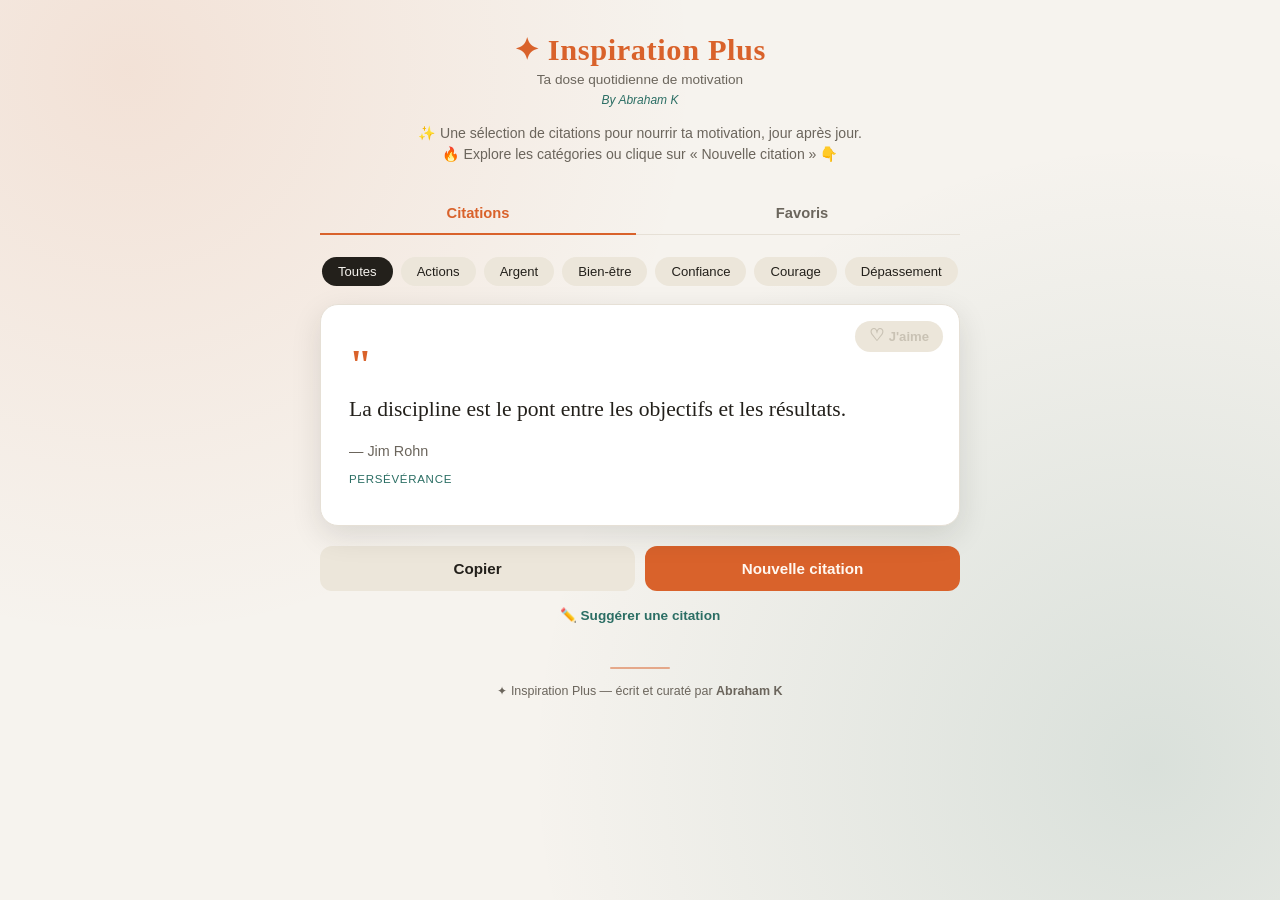
<file: index.html>
<!DOCTYPE html>
<html lang="fr">
<head>
<meta charset="UTF-8">
<meta name="viewport" content="width=device-width, initial-scale=1.0">
<title>Inspiration Plus — Citations motivantes</title>
<meta name="description" content="Inspiration Plus — Un site de citations motivantes écrites par Abraham K. Découvre une citation par jour, explore par catégorie, et garde tes préférées en favoris.">
<meta property="og:title" content="Inspiration Plus — Citations motivantes">
<meta property="og:description" content="Une citation par jour pour nourrir ta motivation, écrite par Abraham K.">
<meta property="og:type" content="website">
<meta name="twitter:card" content="summary">
<meta name="twitter:title" content="Inspiration Plus">
<meta name="twitter:description" content="Une citation par jour pour nourrir ta motivation, écrite par Abraham K.">
<link rel="stylesheet" href="style.css">
</head>
<body>
<div class="app">
  <header>
    <div class="logo">✦ Inspiration Plus</div>
    <div class="tagline">Ta dose quotidienne de motivation</div>
    <div class="signature">By Abraham K</div>
    <p class="intro">✨ Une sélection de citations pour nourrir ta motivation, jour après jour. 🔥 Explore les catégories ou clique sur « Nouvelle citation » 👇</p>
  </header>

  <div class="tabs" id="tabs">
    <button class="tab active" id="tabCitations" type="button">Citations</button>
    <button class="tab" id="tabFavoris" type="button">Favoris <span id="favCount"></span></button>
  </div>

  <div id="viewCitations">
    <div class="chips" id="chips"></div>

    <div class="card" id="card">
      <button class="heart-btn" id="heartBtn" type="button">
        <span id="heartIcon">♡</span> <span id="heartLabel">J'aime</span>
      </button>
      <div class="quote-mark">"</div>
      <p class="quote-text" id="quoteText"></p>
      <div class="quote-author" id="quoteAuthor"></div>
      <div class="quote-category" id="quoteCategory"></div>
    </div>

    <div class="actions">
      <button class="btn btn-secondary" id="copyBtn">Copier</button>
      <button class="btn btn-primary" id="newBtn">Nouvelle citation</button>
    </div>

    <a class="suggest-link" href="https://docs.google.com/forms/d/e/1FAIpQLScQ790noeAk8HSE54xhhEwHdWb3IPgl-8wuF8P9KIKxgDki5Q/viewform?usp=dialog" target="_blank" rel="noopener">✏️ Suggérer une citation</a>
  </div>

  <div id="viewFavoris" class="hidden">
    <div class="favorites-section">
      <div id="favList"></div>
    </div>
  </div>

  <footer class="site-footer">
    <div class="footer-line"></div>
    <p>✦ Inspiration Plus — écrit et curaté par <strong>Abraham K</strong></p>
  </footer>
</div>

<div class="toast" id="toast"></div>

<script src="script.js"></script>
</body>
</html>
</file>
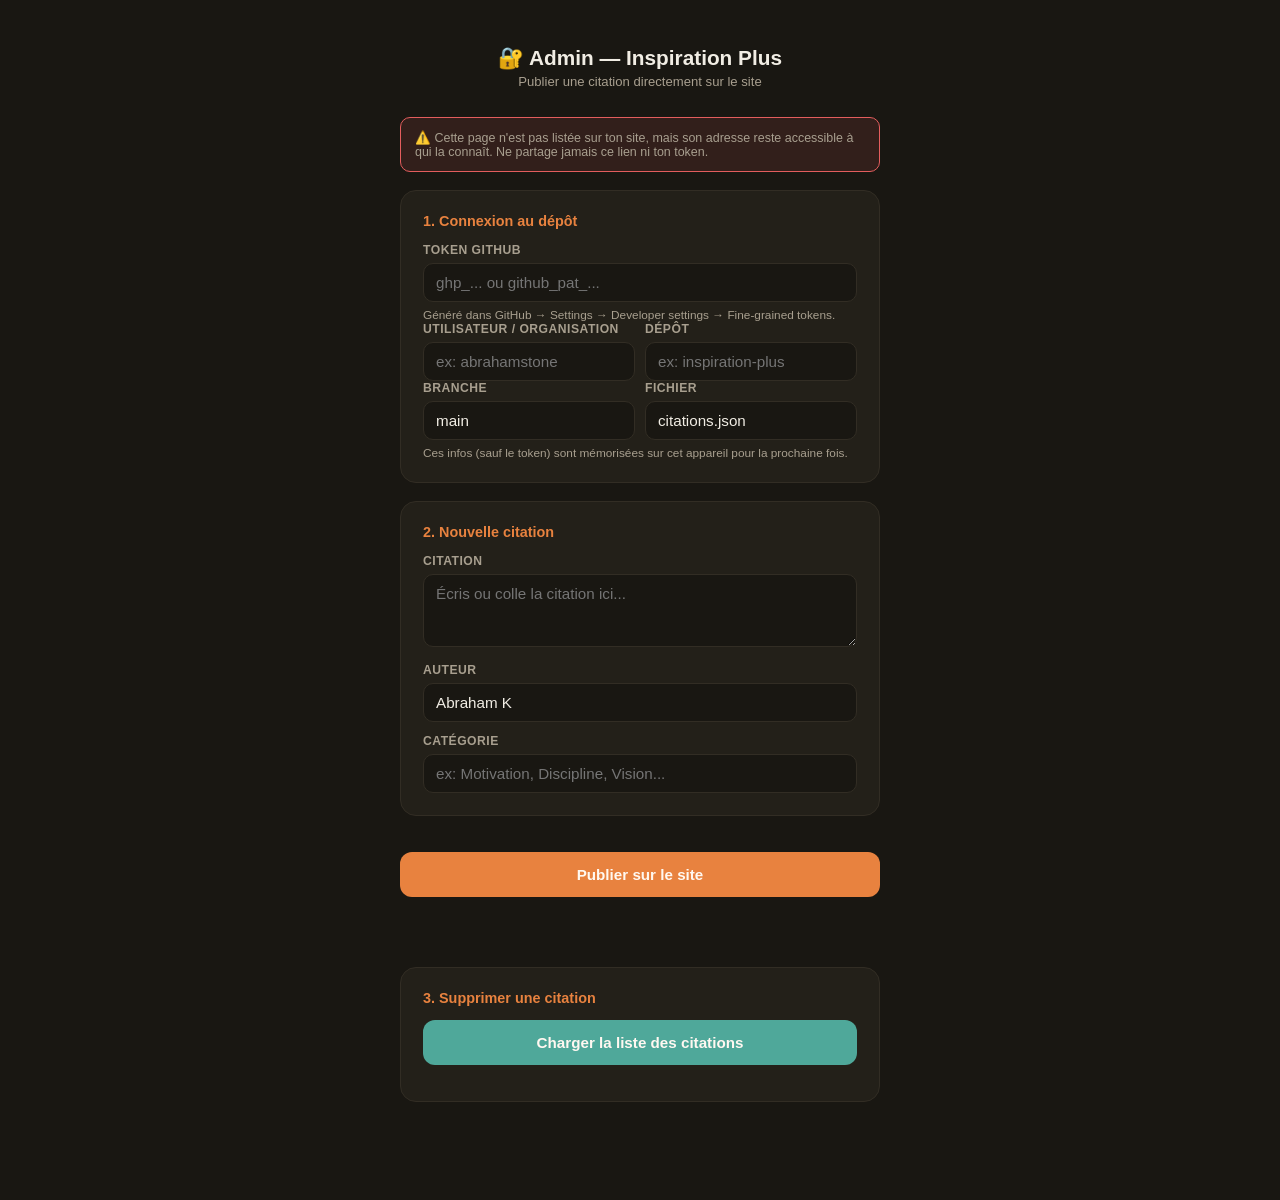
<file: admin.html>
<!DOCTYPE html>
<html lang="fr">
<head>
<meta charset="UTF-8">
<meta name="viewport" content="width=device-width, initial-scale=1.0">
<title>Admin — Inspiration Plus</title>
<style>
  :root {
    --bg: #191712;
    --bg-2: #232019;
    --text: #f1ede4;
    --text-soft: #a89f8f;
    --accent: #e8823f;
    --accent-2: #4fa89a;
    --border: #322d24;
    --error: #e35d5d;
  }
  * { box-sizing: border-box; }
  body {
    margin: 0;
    background: var(--bg);
    color: var(--text);
    font-family: -apple-system, BlinkMacSystemFont, 'Segoe UI', sans-serif;
    min-height: 100vh;
    display: flex;
    justify-content: center;
    padding: 32px 16px 60px;
  }
  .app { width: 100%; max-width: 480px; }
  h1 {
    font-size: 1.3rem;
    text-align: center;
    margin-bottom: 4px;
  }
  .subtitle {
    text-align: center;
    color: var(--text-soft);
    font-size: 0.82rem;
    margin-bottom: 28px;
  }
  .card {
    background: var(--bg-2);
    border: 1px solid var(--border);
    border-radius: 16px;
    padding: 22px;
    margin-bottom: 18px;
  }
  .card h2 {
    font-size: 0.9rem;
    margin: 0 0 14px;
    color: var(--accent);
  }
  label {
    display: block;
    font-size: 0.76rem;
    font-weight: 600;
    color: var(--text-soft);
    text-transform: uppercase;
    letter-spacing: 0.04em;
    margin: 12px 0 6px;
  }
  label:first-of-type { margin-top: 0; }
  input, textarea, select {
    width: 100%;
    font-family: inherit;
    font-size: 0.95rem;
    padding: 10px 12px;
    border-radius: 10px;
    border: 1px solid var(--border);
    background: var(--bg);
    color: var(--text);
    resize: vertical;
  }
  input:focus, textarea:focus, select:focus {
    outline: 2px solid var(--accent);
    outline-offset: 1px;
  }
  .row {
    display: flex;
    gap: 10px;
  }
  .row > div { flex: 1; }
  button {
    width: 100%;
    margin-top: 18px;
    padding: 14px;
    border-radius: 12px;
    border: none;
    background: var(--accent);
    color: #fff8f1;
    font-size: 0.95rem;
    font-weight: 700;
    cursor: pointer;
    font-family: inherit;
  }
  button:disabled {
    opacity: 0.6;
    cursor: not-allowed;
  }
  button:active:not(:disabled) { transform: scale(0.98); }
  .status {
    margin-top: 14px;
    font-size: 0.85rem;
    text-align: center;
    min-height: 20px;
  }
  .status.error { color: var(--error); }
  .status.success { color: var(--accent-2); }
  .hint {
    font-size: 0.74rem;
    color: var(--text-soft);
    margin-top: 6px;
  }
  .warning {
    background: rgba(227,93,93,0.12);
    border: 1px solid var(--error);
    border-radius: 10px;
    padding: 12px 14px;
    font-size: 0.78rem;
    color: var(--text-soft);
    margin-bottom: 18px;
  }
  .del-item {
    background: var(--bg);
    border: 1px solid var(--border);
    border-radius: 10px;
    padding: 12px 14px;
    margin-bottom: 8px;
    display: flex;
    justify-content: space-between;
    align-items: flex-start;
    gap: 10px;
  }
  .del-item .del-text {
    font-size: 0.85rem;
    line-height: 1.4;
  }
  .del-item .del-meta {
    font-size: 0.72rem;
    color: var(--text-soft);
    margin-top: 4px;
  }
  .del-item button {
    width: auto;
    margin-top: 0;
    flex: 0 0 auto;
    padding: 8px 12px;
    font-size: 0.78rem;
    background: var(--error);
  }
</style>
</head>
<body>
<div class="app">
  <h1>🔐 Admin — Inspiration Plus</h1>
  <div class="subtitle">Publier une citation directement sur le site</div>

  <div class="warning">
    ⚠️ Cette page n'est pas listée sur ton site, mais son adresse reste accessible à qui la connaît. Ne partage jamais ce lien ni ton token.
  </div>

  <div class="card">
    <h2>1. Connexion au dépôt</h2>
    <label for="token">Token GitHub</label>
    <input type="password" id="token" placeholder="ghp_... ou github_pat_...">
    <div class="hint">Généré dans GitHub → Settings → Developer settings → Fine-grained tokens.</div>

    <div class="row">
      <div>
        <label for="owner">Utilisateur / organisation</label>
        <input type="text" id="owner" placeholder="ex: abrahamstone">
      </div>
      <div>
        <label for="repo">Dépôt</label>
        <input type="text" id="repo" placeholder="ex: inspiration-plus">
      </div>
    </div>

    <div class="row">
      <div>
        <label for="branch">Branche</label>
        <input type="text" id="branch" value="main">
      </div>
      <div>
        <label for="filepath">Fichier</label>
        <input type="text" id="filepath" value="citations.json">
      </div>
    </div>

    <div class="hint" id="rememberHint">Ces infos (sauf le token) sont mémorisées sur cet appareil pour la prochaine fois.</div>
  </div>

  <div class="card">
    <h2>2. Nouvelle citation</h2>
    <label for="texte">Citation</label>
    <textarea id="texte" rows="3" placeholder="Écris ou colle la citation ici..."></textarea>

    <label for="auteur">Auteur</label>
    <input type="text" id="auteur" value="Abraham K">

    <label for="categorie">Catégorie</label>
    <input type="text" id="categorie" placeholder="ex: Motivation, Discipline, Vision...">
  </div>

  <button id="publishBtn" type="button">Publier sur le site</button>
  <div class="status" id="status"></div>

  <div class="card" style="margin-top:36px;">
    <h2>3. Supprimer une citation</h2>
    <button id="loadListBtn" type="button" style="margin-top:0;background:var(--accent-2);">Charger la liste des citations</button>
    <div id="deleteList" style="margin-top:14px;"></div>
  </div>
  <div class="status" id="deleteStatus"></div>
</div>

<script>
const tokenEl = document.getElementById('token');
const ownerEl = document.getElementById('owner');
const repoEl = document.getElementById('repo');
const branchEl = document.getElementById('branch');
const filepathEl = document.getElementById('filepath');
const texteEl = document.getElementById('texte');
const auteurEl = document.getElementById('auteur');
const categorieEl = document.getElementById('categorie');
const statusEl = document.getElementById('status');
const publishBtn = document.getElementById('publishBtn');
const loadListBtn = document.getElementById('loadListBtn');
const deleteListEl = document.getElementById('deleteList');
const deleteStatusEl = document.getElementById('deleteStatus');

// Mémorise owner/repo/branch/filepath (jamais le token) pour la prochaine visite
const CONFIG_KEY = 'inspiration_admin_config';
try {
  const saved = JSON.parse(localStorage.getItem(CONFIG_KEY) || '{}');
  if (saved.owner) ownerEl.value = saved.owner;
  if (saved.repo) repoEl.value = saved.repo;
  if (saved.branch) branchEl.value = saved.branch;
  if (saved.filepath) filepathEl.value = saved.filepath;
} catch (e) {}

function saveConfig() {
  try {
    localStorage.setItem(CONFIG_KEY, JSON.stringify({
      owner: ownerEl.value.trim(),
      repo: repoEl.value.trim(),
      branch: branchEl.value.trim(),
      filepath: filepathEl.value.trim()
    }));
  } catch (e) {}
}

function setStatus(msg, type) {
  statusEl.textContent = msg;
  statusEl.className = 'status' + (type ? ' ' + type : '');
}

function b64EncodeUnicode(str) {
  const bytes = new TextEncoder().encode(str);
  let binary = '';
  bytes.forEach(b => { binary += String.fromCharCode(b); });
  return btoa(binary);
}

function b64DecodeUnicode(str) {
  const binary = atob(str.replace(/\n/g, ''));
  const bytes = Uint8Array.from(binary, c => c.charCodeAt(0));
  return new TextDecoder('utf-8').decode(bytes);
}

publishBtn.onclick = async () => {
  const token = tokenEl.value.trim();
  const owner = ownerEl.value.trim();
  const repo = repoEl.value.trim();
  const branch = branchEl.value.trim() || 'main';
  const filepath = filepathEl.value.trim() || 'citations.json';
  const texte = texteEl.value.trim();
  const auteur = auteurEl.value.trim() || 'Abraham K';
  const categorie = categorieEl.value.trim();

  if (!token || !owner || !repo || !texte || !categorie) {
    setStatus('Remplis tous les champs (token, dépôt, citation, catégorie).', 'error');
    return;
  }

  saveConfig();
  publishBtn.disabled = true;
  setStatus('Récupération du fichier...', '');

  const apiBase = 'https://api.github.com/repos/' + owner + '/' + repo + '/contents/' + filepath;
  const headers = {
    'Authorization': 'Bearer ' + token,
    'Accept': 'application/vnd.github+json',
    'X-GitHub-Api-Version': '2022-11-28'
  };

  try {
    const getRes = await fetch(apiBase + '?ref=' + encodeURIComponent(branch), { headers });
    if (!getRes.ok) {
      const errBody = await getRes.json().catch(() => ({}));
      throw new Error('Lecture impossible (' + getRes.status + ') : ' + (errBody.message || 'vérifie le token, le dépôt et le nom du fichier.'));
    }
    const fileData = await getRes.json();
    const currentContent = b64DecodeUnicode(fileData.content);
    const arr = JSON.parse(currentContent);

    setStatus('Insertion de la citation...', '');
    arr.push({ t: texte, a: auteur, c: categorie });
    const newContent = JSON.stringify(arr, null, 2);

    setStatus('Envoi sur GitHub...', '');
    const putRes = await fetch(apiBase, {
      method: 'PUT',
      headers: Object.assign({ 'Content-Type': 'application/json' }, headers),
      body: JSON.stringify({
        message: 'Ajout d\u2019une citation via la page admin',
        content: b64EncodeUnicode(newContent),
        sha: fileData.sha,
        branch: branch
      })
    });

    if (!putRes.ok) {
      const errBody = await putRes.json().catch(() => ({}));
      throw new Error('Publication impossible (' + putRes.status + ') : ' + (errBody.message || 'réessaie.'));
    }

    setStatus('✅ Citation publiée ! Elle sera en ligne dans 1-2 minutes.', 'success');
    texteEl.value = '';
    categorieEl.value = '';
  } catch (e) {
    setStatus('❌ ' + e.message, 'error');
  } finally {
    publishBtn.disabled = false;
  }
};

// ---- Suppression ----

let loadedSha = null;
let loadedQuotesArray = null;

function setDeleteStatus(msg, type) {
  deleteStatusEl.textContent = msg;
  deleteStatusEl.className = 'status' + (type ? ' ' + type : '');
}

function apiHeaders(token) {
  return {
    'Authorization': 'Bearer ' + token,
    'Accept': 'application/vnd.github+json',
    'X-GitHub-Api-Version': '2022-11-28'
  };
}

function renderDeleteList() {
  deleteListEl.innerHTML = '';
  if (!loadedQuotesArray || loadedQuotesArray.length === 0) {
    deleteListEl.innerHTML = '<div class="hint">Aucune citation trouvée.</div>';
    return;
  }
  loadedQuotesArray.forEach((q, idx) => {
    const item = document.createElement('div');
    item.className = 'del-item';
    item.innerHTML = '<div><div class="del-text">"' + q.t.replace(/</g, '&lt;') + '"</div>' +
      '<div class="del-meta">— ' + q.a.replace(/</g, '&lt;') + ' · ' + q.c.replace(/</g, '&lt;') + '</div></div>';
    const btn = document.createElement('button');
    btn.type = 'button';
    btn.textContent = '✕ Supprimer';
    btn.onclick = () => deleteQuoteAt(idx);
    item.appendChild(btn);
    deleteListEl.appendChild(item);
  });
}

loadListBtn.onclick = async () => {
  const token = tokenEl.value.trim();
  const owner = ownerEl.value.trim();
  const repo = repoEl.value.trim();
  const branch = branchEl.value.trim() || 'main';
  const filepath = filepathEl.value.trim() || 'citations.json';

  if (!token || !owner || !repo) {
    setDeleteStatus('Remplis le token, le dépôt et l\u2019utilisateur en haut du formulaire.', 'error');
    return;
  }
  saveConfig();
  setDeleteStatus('Chargement...', '');
  loadListBtn.disabled = true;

  const apiBase = 'https://api.github.com/repos/' + owner + '/' + repo + '/contents/' + filepath;

  try {
    const getRes = await fetch(apiBase + '?ref=' + encodeURIComponent(branch), { headers: apiHeaders(token) });
    if (!getRes.ok) {
      const errBody = await getRes.json().catch(() => ({}));
      throw new Error('Lecture impossible (' + getRes.status + ') : ' + (errBody.message || 'vérifie le token et le dépôt.'));
    }
    const fileData = await getRes.json();
    const source = b64DecodeUnicode(fileData.content);
    const arr = JSON.parse(source);

    loadedSha = fileData.sha;
    loadedQuotesArray = arr;

    renderDeleteList();
    setDeleteStatus(arr.length + ' citations chargées.', 'success');
  } catch (e) {
    setDeleteStatus('❌ ' + e.message, 'error');
  } finally {
    loadListBtn.disabled = false;
  }
};

async function deleteQuoteAt(idx) {
  if (!loadedQuotesArray) return;
  const q = loadedQuotesArray[idx];
  if (!confirm('Supprimer cette citation ?\n\n"' + q.t + '"')) return;

  const token = tokenEl.value.trim();
  const owner = ownerEl.value.trim();
  const repo = repoEl.value.trim();
  const branch = branchEl.value.trim() || 'main';
  const filepath = filepathEl.value.trim() || 'citations.json';
  const apiBase = 'https://api.github.com/repos/' + owner + '/' + repo + '/contents/' + filepath;

  setDeleteStatus('Suppression...', '');

  const newArr = loadedQuotesArray.slice(0, idx).concat(loadedQuotesArray.slice(idx + 1));
  const newContent = JSON.stringify(newArr, null, 2);

  try {
    const putRes = await fetch(apiBase, {
      method: 'PUT',
      headers: Object.assign({ 'Content-Type': 'application/json' }, apiHeaders(token)),
      body: JSON.stringify({
        message: 'Suppression d\u2019une citation via la page admin',
        content: b64EncodeUnicode(newContent),
        sha: loadedSha,
        branch: branch
      })
    });

    if (!putRes.ok) {
      const errBody = await putRes.json().catch(() => ({}));
      throw new Error('Suppression impossible (' + putRes.status + ') : ' + (errBody.message || 'réessaie.'));
    }

    const putData = await putRes.json();
    loadedSha = putData.content.sha;
    loadedQuotesArray = newArr;

    renderDeleteList();
    setDeleteStatus('✅ Citation supprimée ! En ligne dans 1-2 minutes.', 'success');
  } catch (e) {
    setDeleteStatus('❌ ' + e.message, 'error');
  }
}
</script>
</body>
</html>
</file>
<file: style.css>
:root {
    --bg: #f6f3ee;
    --bg-2: #ffffff;
    --text: #23201b;
    --text-soft: #6b655c;
    --accent: #d9622b;
    --accent-2: #2b6e64;
    --card-shadow: rgba(35, 32, 27, 0.12);
    --border: #e6e0d6;
    --chip-bg: #ece6da;
    --chip-active-bg: #23201b;
    --chip-active-text: #f6f3ee;
    --heart-off: #c9c2b4;
    --heart-on: #d9622b;
  }
  @media (prefers-color-scheme: dark) {
    :root:not([data-theme="light"]) {
      --bg: #191712;
      --bg-2: #232019;
      --text: #f1ede4;
      --text-soft: #a89f8f;
      --accent: #e8823f;
      --accent-2: #4fa89a;
      --card-shadow: rgba(0, 0, 0, 0.45);
      --border: #322d24;
      --chip-bg: #2c2820;
      --chip-active-bg: #e8823f;
      --chip-active-text: #191712;
      --heart-off: #4a4438;
      --heart-on: #e8823f;
    }
  }
  :root[data-theme="dark"] {
    --bg: #191712;
    --bg-2: #232019;
    --text: #f1ede4;
    --text-soft: #a89f8f;
    --accent: #e8823f;
    --accent-2: #4fa89a;
    --card-shadow: rgba(0, 0, 0, 0.45);
    --border: #322d24;
    --chip-bg: #2c2820;
    --chip-active-bg: #e8823f;
    --chip-active-text: #191712;
    --heart-off: #4a4438;
    --heart-on: #e8823f;
  }

  * { box-sizing: border-box; }

  body {
    margin: 0;
    background:
      radial-gradient(circle at 10% 8%, color-mix(in srgb, var(--accent) 12%, transparent), transparent 40%),
      radial-gradient(circle at 90% 85%, color-mix(in srgb, var(--accent-2) 14%, transparent), transparent 45%),
      var(--bg);
    color: var(--text);
    font-family: Georgia, 'Times New Roman', serif;
    min-height: 100vh;
    display: flex;
    justify-content: center;
    padding: 32px 16px 60px;
  }

  .app {
    width: 100%;
    max-width: 640px;
  }

  header {
    text-align: center;
    margin-bottom: 28px;
  }

  .logo {
    font-size: 1.9rem;
    font-weight: 700;
    letter-spacing: 0.02em;
    color: var(--accent);
  }

  .tagline {
    font-family: -apple-system, BlinkMacSystemFont, 'Segoe UI', sans-serif;
    color: var(--text-soft);
    font-size: 0.85rem;
    margin-top: 4px;
  }

  .signature {
    font-family: -apple-system, BlinkMacSystemFont, 'Segoe UI', sans-serif;
    color: var(--accent-2);
    font-size: 0.75rem;
    font-style: italic;
    margin-top: 6px;
  }

  .intro {
    font-family: -apple-system, BlinkMacSystemFont, 'Segoe UI', sans-serif;
    color: var(--text-soft);
    font-size: 0.88rem;
    line-height: 1.5;
    max-width: 480px;
    margin: 16px auto 0;
    padding: 0 8px;
  }

  .site-footer {
    text-align: center;
    margin-top: 44px;
  }

  .footer-line {
    width: 60px;
    height: 2px;
    background: var(--accent);
    opacity: 0.5;
    margin: 0 auto 14px;
    border-radius: 2px;
  }

  .site-footer p {
    font-family: -apple-system, BlinkMacSystemFont, 'Segoe UI', sans-serif;
    color: var(--text-soft);
    font-size: 0.78rem;
    margin: 0;
  }

  .suggest-link {
    display: block;
    text-align: center;
    margin-top: 16px;
    font-family: -apple-system, BlinkMacSystemFont, 'Segoe UI', sans-serif;
    font-size: 0.85rem;
    color: var(--accent-2);
    text-decoration: none;
    font-weight: 600;
  }

  .suggest-link:hover {
    text-decoration: underline;
  }

  .tabs {
    display: flex;
    gap: 8px;
    margin-bottom: 18px;
    border-bottom: 1px solid var(--border);
  }

  .tab {
    font-family: -apple-system, BlinkMacSystemFont, 'Segoe UI', sans-serif;
    flex: 1;
    background: none;
    border: none;
    padding: 12px 8px;
    font-size: 0.92rem;
    font-weight: 600;
    color: var(--text-soft);
    cursor: pointer;
    border-bottom: 2px solid transparent;
    margin-bottom: -1px;
    transition: color 0.15s, border-color 0.15s;
  }

  .tab.active {
    color: var(--accent);
    border-bottom-color: var(--accent);
  }

  .hidden {
    display: none;
  }

  .chips {
    display: flex;
    gap: 8px;
    overflow-x: auto;
    padding: 4px 2px 18px;
    scrollbar-width: none;
  }
  .chips::-webkit-scrollbar { display: none; }

  .chip {
    font-family: -apple-system, BlinkMacSystemFont, 'Segoe UI', sans-serif;
    flex: 0 0 auto;
    padding: 7px 16px;
    border-radius: 999px;
    background: var(--chip-bg);
    color: var(--text);
    font-size: 0.82rem;
    border: none;
    cursor: pointer;
    white-space: nowrap;
    transition: background 0.15s, color 0.15s, transform 0.1s;
  }
  .chip:active { transform: scale(0.96); }
  .chip.active {
    background: var(--chip-active-bg);
    color: var(--chip-active-text);
  }

  .card {
    background: var(--bg-2);
    border: 1px solid var(--border);
    border-radius: 18px;
    padding: 40px 28px;
    box-shadow: 0 10px 30px var(--card-shadow);
    min-height: 220px;
    display: flex;
    flex-direction: column;
    justify-content: center;
    position: relative;
    transition: opacity 0.2s ease;
  }

  .quote-mark {
    font-size: 2.6rem;
    color: var(--accent);
    line-height: 1;
    margin-bottom: 6px;
    font-weight: 700;
  }

  .quote-text {
    font-size: 1.35rem;
    line-height: 1.5;
    margin: 0 0 18px;
  }

  .quote-author {
    font-family: -apple-system, BlinkMacSystemFont, 'Segoe UI', sans-serif;
    color: var(--text-soft);
    font-size: 0.9rem;
    font-style: normal;
  }

  .quote-category {
    font-family: -apple-system, BlinkMacSystemFont, 'Segoe UI', sans-serif;
    display: inline-block;
    margin-top: 14px;
    font-size: 0.72rem;
    letter-spacing: 0.06em;
    text-transform: uppercase;
    color: var(--accent-2);
  }

  .heart-btn {
    position: absolute;
    top: 16px;
    right: 16px;
    display: flex;
    align-items: center;
    gap: 5px;
    background: var(--chip-bg);
    border: none;
    border-radius: 999px;
    padding: 7px 14px;
    cursor: pointer;
    font-size: 0.82rem;
    font-family: -apple-system, BlinkMacSystemFont, 'Segoe UI', sans-serif;
    font-weight: 600;
    color: var(--heart-off);
    transition: transform 0.15s, color 0.15s, background 0.15s;
    line-height: 1;
  }
  .heart-btn #heartIcon { font-size: 1.05rem; }
  .heart-btn.active { color: var(--heart-on); }
  .heart-btn:active { transform: scale(0.94); }

  .actions {
    display: flex;
    gap: 10px;
    margin-top: 20px;
  }

  .btn {
    font-family: -apple-system, BlinkMacSystemFont, 'Segoe UI', sans-serif;
    flex: 1;
    padding: 14px;
    border-radius: 12px;
    border: none;
    font-size: 0.95rem;
    font-weight: 600;
    cursor: pointer;
    transition: transform 0.1s, opacity 0.15s;
  }
  .btn:active { transform: scale(0.97); }

  .btn-primary {
    background: var(--accent);
    color: #fff8f1;
  }

  .btn-secondary {
    background: var(--chip-bg);
    color: var(--text);
  }

  .toast {
    position: fixed;
    bottom: 24px;
    left: 50%;
    transform: translateX(-50%) translateY(20px);
    background: var(--text);
    color: var(--bg);
    font-family: -apple-system, BlinkMacSystemFont, 'Segoe UI', sans-serif;
    padding: 10px 20px;
    border-radius: 999px;
    font-size: 0.85rem;
    opacity: 0;
    transition: opacity 0.25s, transform 0.25s;
    pointer-events: none;
    white-space: nowrap;
  }
  .toast.show {
    opacity: 1;
    transform: translateX(-50%) translateY(0);
  }

  .favorites-section {
    margin-top: 36px;
  }

  .favorites-title {
    font-family: -apple-system, BlinkMacSystemFont, 'Segoe UI', sans-serif;
    font-size: 0.85rem;
    text-transform: uppercase;
    letter-spacing: 0.06em;
    color: var(--text-soft);
    margin-bottom: 10px;
  }

  .fav-item {
    background: var(--bg-2);
    border: 1px solid var(--border);
    border-radius: 12px;
    padding: 14px 16px;
    margin-bottom: 8px;
    font-size: 0.95rem;
    display: flex;
    justify-content: space-between;
    align-items: flex-start;
    gap: 10px;
  }
  .fav-text { flex: 1; }
  .fav-author {
    font-family: -apple-system, BlinkMacSystemFont, 'Segoe UI', sans-serif;
    color: var(--text-soft);
    font-size: 0.78rem;
    margin-top: 4px;
  }
  .fav-remove {
    background: none;
    border: none;
    color: var(--text-soft);
    font-size: 1rem;
    cursor: pointer;
    flex: 0 0 auto;
  }

  .empty-fav {
    font-family: -apple-system, BlinkMacSystemFont, 'Segoe UI', sans-serif;
    color: var(--text-soft);
    font-size: 0.85rem;
    text-align: center;
    padding: 12px 0;
  }
</file>
